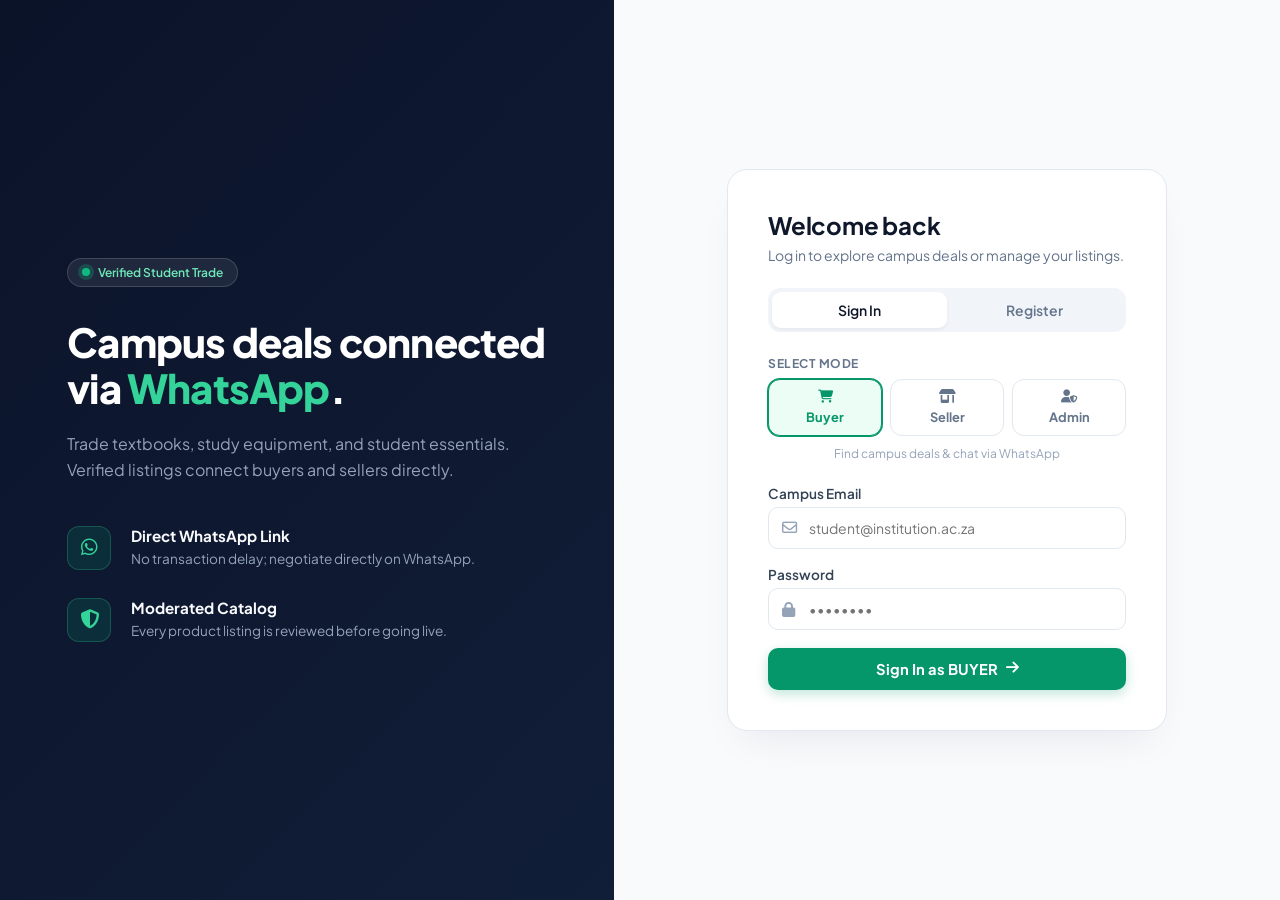
<file: src/main/resources/static/index.html>
<!DOCTYPE html>
<html lang="en">
<head>
    <meta charset="UTF-8">
    <meta name="viewport" content="width=device-width, initial-scale=1.0">
    <title>Campus Marketplace - Authentication</title>
    <link rel="stylesheet" href="https://cdnjs.cloudflare.com/ajax/libs/font-awesome/6.4.0/css/all.min.css">
    <link rel="preconnect" href="https://fonts.googleapis.com">
    <link rel="preconnect" href="https://fonts.gstatic.com" crossorigin>
    <link href="https://fonts.googleapis.com/css2?family=Plus+Jakarta+Sans:wght@400;500;600;700;800&display=swap" rel="stylesheet">
    <link rel="stylesheet" href="css/style.css">
</head>
<body>
<div class="auth-wrapper">
    <div class="brand-showcase">
        <div class="showcase-content">
            <div class="brand-tag">
                <span class="pulse-dot"></span> Verified Student Trade
            </div>
            <h1 class="hero-headline">
                Campus deals connected via <span class="highlight">WhatsApp</span>.
            </h1>
            <p class="hero-subtext">
                Trade textbooks, study equipment, and student essentials. Verified listings connect buyers and sellers directly.
            </p>
            <div class="perks-list">
                <div class="perk-item">
                    <div class="perk-icon"><i class="fa-brands fa-whatsapp"></i></div>
                    <div>
                        <h4>Direct WhatsApp Link</h4>
                        <p>No transaction delay; negotiate directly on WhatsApp.</p>
                    </div>
                </div>
                <div class="perk-item">
                    <div class="perk-icon"><i class="fa-solid fa-shield-halved"></i></div>
                    <div>
                        <h4>Moderated Catalog</h4>
                        <p>Every product listing is reviewed before going live.</p>
                    </div>
                </div>
            </div>
        </div>
    </div>

    <div class="form-container">
        <div class="form-card">
            <div class="header-group">
                <h2 id="formTitle">Welcome back</h2>
                <p id="formSubtitle">Log in to explore campus deals or manage your listings.</p>
            </div>

            <div class="tab-pill">
                <button type="button" id="tabLogin" class="tab-btn active" onclick="switchMode('login')">Sign In</button>
                <button type="button" id="tabRegister" class="tab-btn" onclick="switchMode('register')">Register</button>
            </div>

            <div class="role-selector-wrap">
                <label class="field-label-sm" id="roleLabel">Select Mode</label>
                <div class="role-cards">
                    <button type="button" class="role-btn active" data-role="buyer" onclick="selectRole('buyer')">
                        <i class="fa-solid fa-cart-shopping"></i>
                        <span class="role-title">Buyer</span>
                    </button>
                    <button type="button" class="role-btn" data-role="seller" onclick="selectRole('seller')">
                        <i class="fa-solid fa-shop"></i>
                        <span class="role-title">Seller</span>
                    </button>
                    <button type="button" class="role-btn" data-role="admin" onclick="selectRole('admin')">
                        <i class="fa-solid fa-user-shield"></i>
                        <span class="role-title">Admin</span>
                    </button>
                </div>
                <p id="roleDescription" class="role-tooltip">Find campus deals & chat via WhatsApp</p>
            </div>

            <form id="authForm" onsubmit="handleAuth(event)">
                <div class="field-group hidden" id="groupFullName">
                    <label>Full Name</label>
                    <div class="input-shell">
                        <i class="fa-regular fa-user"></i>
                        <input type="text" id="fullName" placeholder="e.g. Thabo Student">
                    </div>
                </div>

                <div class="field-group">
                    <label>Campus Email</label>
                    <div class="input-shell">
                        <i class="fa-regular fa-envelope"></i>
                        <input type="email" id="email" required placeholder="student@institution.ac.za">
                    </div>
                </div>

                <div class="field-group hidden" id="groupAdminKey">
                    <label>Admin Passcode</label>
                    <div class="input-shell">
                        <i class="fa-solid fa-key"></i>
                        <input type="password" id="adminSecretKey" placeholder="Enter administrator passcode">
                    </div>
                </div>

                <div class="field-group">
                    <label>Password</label>
                    <div class="input-shell">
                        <i class="fa-solid fa-lock"></i>
                        <input type="password" id="password" required placeholder="••••••••">
                    </div>
                </div>

                <div class="field-group hidden" id="groupConfirmPassword">
                    <label>Confirm Password</label>
                    <div class="input-shell">
                        <i class="fa-solid fa-lock"></i>
                        <input type="password" id="confirmPassword" placeholder="••••••••">
                    </div>
                </div>

                <button type="submit" id="submitBtn" class="primary-btn">
                    <span id="submitText">Sign In as BUYER</span>
                    <i class="fa-solid fa-arrow-right"></i>
                </button>
            </form>

            <div id="authAlert" class="alert-box hidden"></div>
        </div>
    </div>
</div>

<script src="js/auth.js"></script>
</body>
</html>
</file>
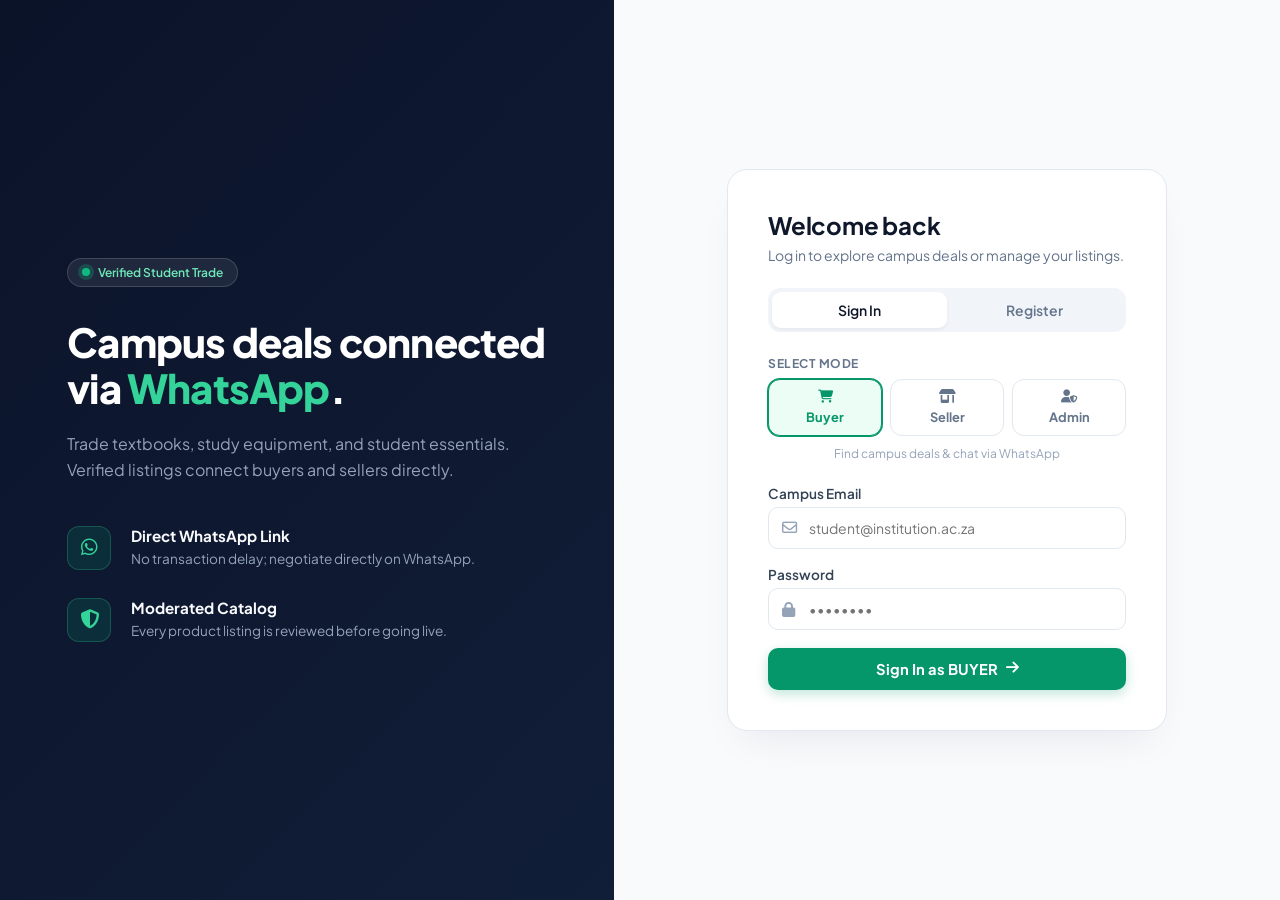
<file: src/main/resources/static/admin.html>
<!DOCTYPE html>
<html lang="en">
<head>
    <meta charset="UTF-8">
    <meta name="viewport" content="width=device-width, initial-scale=1.0">
    <title>Campus Marketplace - Admin Portal</title>
    <link rel="stylesheet" href="https://cdnjs.cloudflare.com/ajax/libs/font-awesome/6.4.0/css/all.min.css">
    <link href="https://fonts.googleapis.com/css2?family=Plus+Jakarta+Sans:wght@400;500;600;700;800&display=swap" rel="stylesheet">
    <link rel="stylesheet" href="css/style.css">
    <style>
        .navbar { background: #fff; border-bottom: 1px solid var(--slate-200); padding: 1rem 2rem; display: flex; justify-content: space-between; align-items: center; }
        .nav-brand { font-size: 1.3rem; font-weight: 800; }
        .nav-brand span { color: var(--primary); }
        .admin-container { max-width: 1000px; margin: 2rem auto; padding: 0 1.5rem; }
        .pending-row { background: #fff; border: 1px solid var(--slate-200); border-radius: 12px; padding: 1.25rem; display: flex; align-items: center; justify-content: space-between; margin-bottom: 1rem; gap: 1rem; }
        .btn-approve { background: var(--primary); color: #fff; border: none; padding: 8px 14px; border-radius: 8px; cursor: pointer; font-weight: 600; }
        .btn-reject { background: var(--danger); color: #fff; border: none; padding: 8px 14px; border-radius: 8px; cursor: pointer; font-weight: 600; }
        .btn-outline { border: 1px solid var(--slate-200); padding: 8px 14px; border-radius: 8px; background: transparent; cursor: pointer; font-weight: 600; }
    </style>
</head>
<body>
<nav class="navbar">
    <div class="nav-brand">Campus<span>Market</span> <span style="font-size: 0.8rem; color: #9333ea; font-weight: 700;">| Administrator</span></div>
    <button onclick="logout()" class="btn-outline">Log Out</button>
</nav>

<main class="admin-container">
    <h2>Moderate Campus Submissions</h2>
    <p style="color: var(--slate-500); font-size: 0.9rem; margin-bottom: 2rem;">Approve or reject student listings before they appear in public search.</p>

    <div id="pendingListings">Loading submissions...</div>
</main>

<script>
    const token = localStorage.getItem("token");
    const loginAs = localStorage.getItem("loginAs");

    if (!token || loginAs !== "ADMIN") {
      alert("Administrator credentials required.");
      window.location.href = "index.html";
    }

    async function loadPending() {
      const container = document.getElementById("pendingListings");
      try {
        const res = await fetch("http://localhost:8080/api/listings/pending", {
          headers: { "Authorization": `Bearer ${token}` }
        });
        const items = await res.json();
        container.innerHTML = "";

        if (items.length === 0) {
          container.innerHTML = `<p style="color: var(--slate-400);">No listings awaiting moderation.</p>`;
          return;
        }

        items.forEach(item => {
          const row = document.createElement("div");
          row.className = "pending-row";
          row.innerHTML = `
            <div>
              <div style="font-weight: 700; font-size: 1rem;">${item.title} — R${item.price}</div>
              <div style="font-size: 0.85rem; color: var(--slate-500);">${item.description || 'No description'}</div>
              <div style="font-size: 0.75rem; color: var(--slate-400); margin-top: 4px;">Seller: ${item.seller?.fullName || 'Student'} (${item.seller?.email}) • WhatsApp: ${item.contactInfo}</div>
            </div>
            <div style="display: flex; gap: 8px;">
              <button class="btn-approve" onclick="reviewListing(${item.id}, 'approve')">Approve</button>
              <button class="btn-reject" onclick="reviewListing(${item.id}, 'reject')">Reject</button>
            </div>
          `;
          container.appendChild(row);
        });
      } catch (err) {
        container.textContent = "Failed to load pending queue.";
      }
    }

    async function reviewListing(id, action) {
      try {
        const res = await fetch(`http://localhost:8080/api/listings/${id}/${action}`, {
          method: "PUT",
          headers: { "Authorization": `Bearer ${token}` }
        });
        if (!res.ok) throw new Error(`Action failed`);
        loadPending();
      } catch (err) {
        alert(err.message);
      }
    }

    function logout() {
      localStorage.clear();
      window.location.href = "index.html";
    }

    loadPending();
</script>
</body>
</html>
</file>
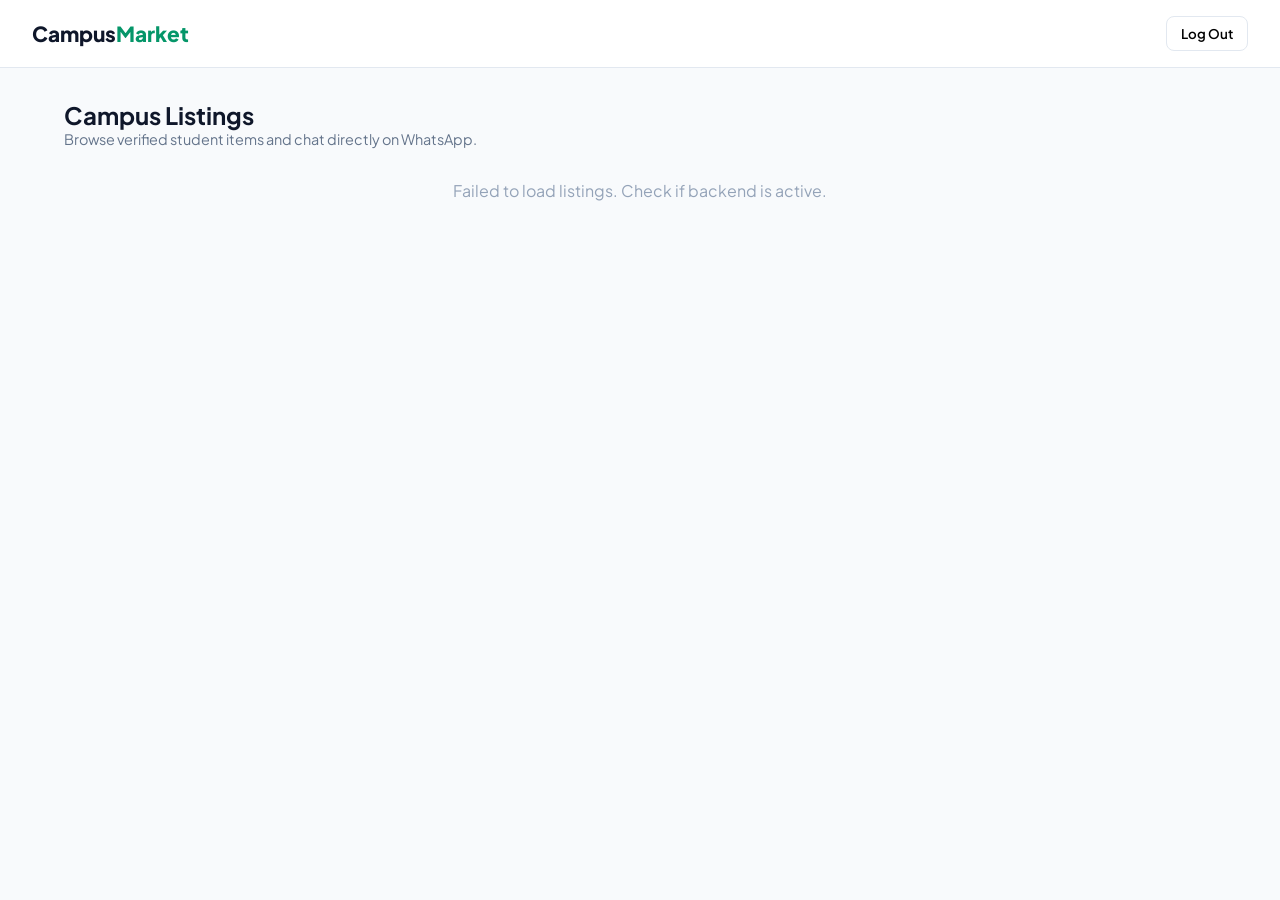
<file: src/main/resources/static/marketplace.html>
<!DOCTYPE html>
<html lang="en">
<head>
    <meta charset="UTF-8">
    <meta name="viewport" content="width=device-width, initial-scale=1.0">
    <title>Campus Marketplace - Browse</title>
    <link rel="stylesheet" href="https://cdnjs.cloudflare.com/ajax/libs/font-awesome/6.4.0/css/all.min.css">
    <link href="https://fonts.googleapis.com/css2?family=Plus+Jakarta+Sans:wght@400;500;600;700;800&display=swap" rel="stylesheet">
    <link rel="stylesheet" href="css/style.css">
    <style>
        .navbar { background: #fff; border-bottom: 1px solid var(--slate-200); padding: 1rem 2rem; display: flex; justify-content: space-between; align-items: center; }
        .nav-brand { font-size: 1.3rem; font-weight: 800; }
        .nav-brand span { color: var(--primary); }
        .nav-actions { display: flex; align-items: center; gap: 1rem; }
        .catalog-container { max-width: 1200px; margin: 2rem auto; padding: 0 1.5rem; }
        .catalog-header { margin-bottom: 2rem; }
        .grid-feed { display: grid; grid-template-columns: repeat(auto-fill, minmax(280px, 1fr)); gap: 1.5rem; }
        .product-card { background: #fff; border: 1px solid var(--slate-200); border-radius: 16px; overflow: hidden; display: flex; flex-direction: column; transition: transform 0.2s, box-shadow 0.2s; }
        .product-card:hover { transform: translateY(-4px); box-shadow: 0 12px 20px -5px rgba(0,0,0,0.08); }
        .card-img-box { width: 100%; height: 180px; background: var(--slate-100); display: flex; align-items: center; justify-content: center; }
        .card-img-box img { width: 100%; height: 100%; object-fit: cover; }
        .card-body { padding: 1.25rem; flex: 1; display: flex; flex-direction: column; }
        .badge-loc { font-size: 0.75rem; color: var(--slate-500); display: inline-flex; align-items: center; gap: 4px; margin-bottom: 0.5rem; }
        .product-title { font-size: 1.1rem; font-weight: 700; margin-bottom: 0.35rem; }
        .product-desc { font-size: 0.85rem; color: var(--slate-500); margin-bottom: 1rem; flex: 1; }
        .price-tag { font-size: 1.25rem; font-weight: 800; color: var(--slate-900); margin-bottom: 1rem; }
        .btn-wa { background: #25d366; color: #fff; padding: 10px; border-radius: 10px; text-decoration: none; font-weight: 700; font-size: 0.9rem; display: flex; align-items: center; justify-content: center; gap: 8px; transition: background 0.2s; }
        .btn-wa:hover { background: #1eb956; }
        .btn-outline { border: 1px solid var(--slate-200); padding: 8px 14px; border-radius: 8px; background: transparent; cursor: pointer; font-weight: 600; }
    </style>
</head>
<body>
<nav class="navbar">
    <div class="nav-brand">Campus<span>Market</span></div>
    <div class="nav-actions">
        <span id="userGreeting" style="font-size: 0.9rem; font-weight: 600;"></span>
        <button onclick="logout()" class="btn-outline">Log Out</button>
    </div>
</nav>

<main class="catalog-container">
    <div class="catalog-header">
        <h2>Campus Listings</h2>
        <p style="color: var(--slate-500); font-size: 0.9rem;">Browse verified student items and chat directly on WhatsApp.</p>
    </div>

    <div id="loading" style="text-align: center; color: var(--slate-400);">Loading listings...</div>
    <div id="gridFeed" class="grid-feed"></div>
</main>

<script>
    const user = JSON.parse(localStorage.getItem("user") || "{}");
    document.getElementById("userGreeting").textContent = user.fullName ? `Hi, ${user.fullName}` : "";

    async function loadListings() {
      try {
        const res = await fetch("http://localhost:8080/api/listings");
        const listings = await res.json();

        document.getElementById("loading").style.display = "none";
        const grid = document.getElementById("gridFeed");
        grid.innerHTML = "";

        if (listings.length === 0) {
          grid.innerHTML = `<p style="color: var(--slate-400); grid-column: 1/-1;">No approved listings available right now.</p>`;
          return;
        }

        listings.forEach(item => {
          const cleanPhone = (item.contactInfo || "").replace(/[^0-9]/g, "");
          const waMsg = encodeURIComponent(`Hi ${item.seller?.fullName || 'Seller'}, I am interested in your "${item.title}" listed for R${item.price} on CampusMarket.`);
          const waLink = `https://wa.me/${cleanPhone}?text=${waMsg}`;
          const imgUrl = item.imageUrls && item.imageUrls.length > 0 ? item.imageUrls[0] : "";

          const card = document.createElement("div");
          card.className = "product-card";
          card.innerHTML = `
            <div class="card-img-box">
              ${imgUrl ? `<img src="${imgUrl}" alt="${item.title}">` : `<i class="fa-solid fa-image" style="font-size: 2rem; color: #cbd5e1;"></i>`}
            </div>
            <div class="card-body">
              <span class="badge-loc"><i class="fa-solid fa-location-dot"></i> ${item.location || 'Campus'}</span>
              <h3 class="product-title">${item.title}</h3>
              <p class="product-desc">${item.description || 'No description provided.'}</p>
              <div class="price-tag">R ${item.price}</div>
              <a href="${waLink}" target="_blank" class="btn-wa">
                <i class="fa-brands fa-whatsapp"></i> Chat with Seller
              </a>
            </div>
          `;
          grid.appendChild(card);
        });
      } catch (err) {
        document.getElementById("loading").textContent = "Failed to load listings. Check if backend is active.";
      }
    }

    function logout() {
      localStorage.clear();
      window.location.href = "index.html";
    }

    loadListings();
</script>
</body>
</html>
</file>
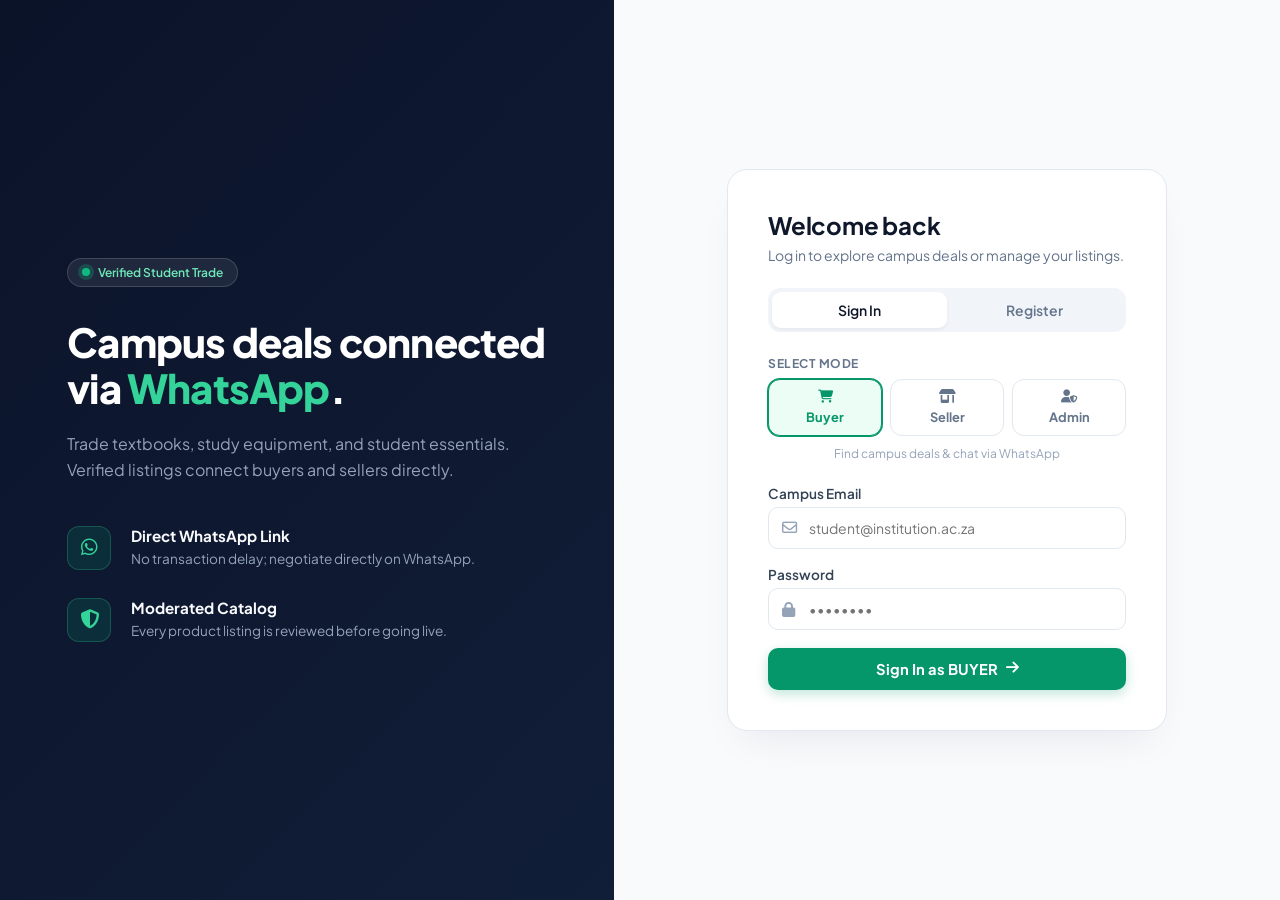
<file: src/main/resources/static/seller.html>
<!DOCTYPE html>
<html lang="en">
<head>
    <meta charset="UTF-8">
    <meta name="viewport" content="width=device-width, initial-scale=1.0">
    <title>Campus Marketplace - Seller Studio</title>
    <link rel="stylesheet" href="https://cdnjs.cloudflare.com/ajax/libs/font-awesome/6.4.0/css/all.min.css">
    <link href="https://fonts.googleapis.com/css2?family=Plus+Jakarta+Sans:wght@400;500;600;700;800&display=swap" rel="stylesheet">
    <link rel="stylesheet" href="css/style.css">
    <style>
        .navbar { background: #fff; border-bottom: 1px solid var(--slate-200); padding: 1rem 2rem; display: flex; justify-content: space-between; align-items: center; }
        .nav-brand { font-size: 1.3rem; font-weight: 800; }
        .nav-brand span { color: var(--primary); }
        .dashboard-layout { max-width: 1100px; margin: 2rem auto; padding: 0 1.5rem; display: grid; grid-template-columns: 380px 1fr; gap: 2rem; }
        .listing-form-card { background: #fff; border: 1px solid var(--slate-200); border-radius: 16px; padding: 1.5rem; }
        .btn-outline { border: 1px solid var(--slate-200); padding: 8px 14px; border-radius: 8px; background: transparent; cursor: pointer; font-weight: 600; }
        .status-badge { font-size: 0.75rem; font-weight: 700; padding: 4px 8px; border-radius: 6px; }
        .status-PENDING { background: #fef3c7; color: #92400e; }
        .status-APPROVED { background: #d1fae5; color: #065f46; }
        .status-REJECTED { background: #fee2e2; color: #991b1b; }
        .item-row { background: #fff; border: 1px solid var(--slate-200); border-radius: 12px; padding: 1rem; display: flex; justify-content: space-between; align-items: center; margin-bottom: 0.75rem; }
    </style>
</head>
<body>
<nav class="navbar">
    <div class="nav-brand">Campus<span>Market</span> <span style="font-size: 0.8rem; color: var(--slate-500); font-weight: 600;">| Seller Studio</span></div>
    <div>
        <a href="marketplace.html" class="btn-outline" style="text-decoration: none; margin-right: 8px;">View Marketplace</a>
        <button onclick="logout()" class="btn-outline">Log Out</button>
    </div>
</nav>

<div class="dashboard-layout">
    <!-- Left: Add New Listing -->
    <div class="listing-form-card">
        <h3 style="margin-bottom: 0.25rem;">Create a Listing</h3>
        <p style="font-size: 0.8rem; color: var(--slate-500); margin-bottom: 1.25rem;">Direct buyers to your WhatsApp number.</p>

        <form id="createListingForm" onsubmit="handleCreateListing(event)">
            <div class="field-group">
                <label>Product Title</label>
                <div class="input-shell"><input type="text" id="title" required placeholder="e.g. Calculus 3rd Edition"></div>
            </div>

            <div class="field-group">
                <label>Price (ZAR)</label>
                <div class="input-shell"><input type="number" id="price" required step="0.01" placeholder="e.g. 250"></div>
            </div>

            <div class="field-group">
                <label>Campus Location</label>
                <div class="input-shell"><input type="text" id="location" required placeholder="e.g. District Six / Bellville"></div>
            </div>

            <div class="field-group">
                <label>WhatsApp Contact Number</label>
                <div class="input-shell"><input type="tel" id="contactInfo" required placeholder="e.g. 0821234567"></div>
            </div>

            <div class="field-group">
                <label>Description</label>
                <div class="input-shell"><textarea id="description" rows="3" style="width: 100%; border: 1.5px solid var(--slate-200); border-radius: 10px; padding: 10px; font-family: inherit; outline: none;"></textarea></div>
            </div>

            <div class="field-group">
                <label>Product Image</label>
                <input type="file" id="imageFile" accept="image/*">
            </div>

            <button type="submit" id="saveBtn" class="primary-btn">Submit for Review</button>
        </form>
    </div>

    <!-- Right: Manage My Listings -->
    <div>
        <h3 style="margin-bottom: 0.25rem;">My Listed Products</h3>
        <p style="font-size: 0.8rem; color: var(--slate-500); margin-bottom: 1.25rem;">Listings stay PENDING until approved by an admin.</p>
        <div id="sellerListings">Loading your items...</div>
    </div>
</div>

<script>
    const token = localStorage.getItem("token");
    const user = JSON.parse(localStorage.getItem("user") || "{}");
    const loginAs = localStorage.getItem("loginAs");

    if (!token || loginAs !== "SELLER") {
      alert("Seller access required. Please log in as a seller.");
      window.location.href = "index.html";
    }

    async function loadMyListings() {
      const container = document.getElementById("sellerListings");
      try {
        const res = await fetch(`http://localhost:8080/api/listings/seller/${user.id}`, {
          headers: { "Authorization": `Bearer ${token}` }
        });
        const items = await res.json();
        container.innerHTML = "";

        if (items.length === 0) {
          container.innerHTML = `<p style="color: var(--slate-400); font-size: 0.9rem;">You haven't listed any products yet.</p>`;
          return;
        }

        items.forEach(item => {
          const row = document.createElement("div");
          row.className = "item-row";
          row.innerHTML = `
            <div>
              <div style="font-weight: 700; font-size: 0.95rem;">${item.title}</div>
              <div style="color: var(--slate-500); font-size: 0.8rem;">R${item.price} • ${item.location}</div>
            </div>
            <span class="status-badge status-${item.status}">${item.status}</span>
          `;
          container.appendChild(row);
        });
      } catch (err) {
        container.textContent = "Failed to load seller listings.";
      }
    }

    async function handleCreateListing(e) {
      e.preventDefault();
      const saveBtn = document.getElementById("saveBtn");
      saveBtn.disabled = true;
      saveBtn.textContent = "Uploading...";

      try {
        let uploadedImageUrls = [];
        const fileInput = document.getElementById("imageFile");

        if (fileInput.files.length > 0) {
          const formData = new FormData();
          formData.append("file", fileInput.files[0]);

          const uploadRes = await fetch("http://localhost:8080/api/upload", {
            method: "POST",
            body: formData
          });
          if (!uploadRes.ok) throw new Error("Image upload failed");
          const imgUrl = await uploadRes.text();
          uploadedImageUrls.push(imgUrl);
        }

        const payload = {
          title: document.getElementById("title").value,
          description: document.getElementById("description").value,
          price: parseFloat(document.getElementById("price").value),
          location: document.getElementById("location").value,
          contactInfo: document.getElementById("contactInfo").value,
          imageUrls: uploadedImageUrls
        };

        const res = await fetch("http://localhost:8080/api/listings", {
          method: "POST",
          headers: {
            "Content-Type": "application/json",
            "Authorization": `Bearer ${token}`
          },
          body: JSON.stringify(payload)
        });

        if (!res.ok) throw new Error("Could not save listing");

        alert("Listing submitted! It is now pending admin review.");
        document.getElementById("createListingForm").reset();
        loadMyListings();
      } catch (err) {
        alert(err.message);
      } finally {
        saveBtn.disabled = false;
        saveBtn.textContent = "Submit for Review";
      }
    }

    function logout() {
      localStorage.clear();
      window.location.href = "index.html";
    }

    loadMyListings();
</script>
</body>
</html>
</file>
<file: src/main/resources/static/css/style.css>
:root {
  --primary: #059669;
  --primary-hover: #047857;
  --primary-light: #ecfdf5;
  --primary-border: #a7f3d0;

  --dark-bg: #0b1329;
  --dark-surface: #111e38;
  --slate-900: #0f172a;
  --slate-700: #334155;
  --slate-500: #64748b;
  --slate-400: #94a3b8;
  --slate-200: #e2e8f0;
  --slate-100: #f1f5f9;
  --white: #ffffff;

  --danger: #ef4444;
  --danger-light: #fef2f2;
  --danger-border: #fca5a5;

  --shadow-card: 0 20px 40px -15px rgba(11, 19, 41, 0.08);
}

* {
  box-sizing: border-box;
  margin: 0;
  padding: 0;
  font-family: 'Plus Jakarta Sans', -apple-system, BlinkMacSystemFont, sans-serif;
}

body {
  background-color: #f8fafc;
  color: var(--slate-900);
}

.auth-wrapper {
  display: flex;
  min-height: 100vh;
  width: 100%;
}

.brand-showcase {
  display: none;
  width: 48%;
  background: linear-gradient(135deg, var(--dark-bg) 0%, var(--dark-surface) 100%);
  color: var(--white);
  padding: 4.5rem 4rem;
  justify-content: center;
  align-items: center;
  position: relative;
  overflow: hidden;
}

@media (min-width: 1024px) {
  .brand-showcase {
    display: flex;
  }
}

.showcase-content {
  position: relative;
  z-index: 2;
  max-width: 480px;
}

.brand-tag {
  display: inline-flex;
  align-items: center;
  gap: 8px;
  padding: 6px 14px;
  background-color: rgba(255, 255, 255, 0.08);
  border: 1px solid rgba(255, 255, 255, 0.15);
  border-radius: 9999px;
  font-size: 0.75rem;
  font-weight: 600;
  color: #6ee7b7;
  margin-bottom: 2rem;
}

.pulse-dot {
  width: 8px;
  height: 8px;
  background-color: #10b981;
  border-radius: 50%;
  box-shadow: 0 0 0 4px rgba(16, 185, 129, 0.25);
}

.hero-headline {
  font-size: 2.5rem;
  font-weight: 800;
  line-height: 1.15;
  margin-bottom: 1.25rem;
  letter-spacing: -0.02em;
}

.hero-headline .highlight {
  color: #34d399;
}

.hero-subtext {
  font-size: 1rem;
  line-height: 1.6;
  color: var(--slate-400);
  margin-bottom: 2.75rem;
}

.perks-list {
  display: flex;
  flex-direction: column;
  gap: 1.75rem;
}

.perk-item {
  display: flex;
  gap: 1.25rem;
  align-items: flex-start;
}

.perk-icon {
  width: 44px;
  height: 44px;
  border-radius: 12px;
  background-color: rgba(5, 150, 105, 0.18);
  border: 1px solid rgba(52, 211, 153, 0.25);
  display: flex;
  align-items: center;
  justify-content: center;
  color: #34d399;
  font-size: 1.2rem;
  flex-shrink: 0;
}

.perk-item h4 {
  font-size: 0.95rem;
  font-weight: 700;
  color: #f8fafc;
  margin-bottom: 0.25rem;
}

.perk-item p {
  font-size: 0.85rem;
  color: var(--slate-400);
  line-height: 1.5;
}

.form-container {
  flex: 1;
  display: flex;
  align-items: center;
  justify-content: center;
  padding: 2.5rem 1.5rem;
}

.form-card {
  width: 100%;
  max-width: 440px;
  background: var(--white);
  padding: 2.5rem;
  border-radius: 20px;
  box-shadow: var(--shadow-card);
  border: 1px solid var(--slate-200);
}

.header-group h2 {
  font-size: 1.5rem;
  font-weight: 700;
  letter-spacing: -0.01em;
}

.header-group p {
  font-size: 0.875rem;
  color: var(--slate-500);
  margin-top: 0.35rem;
  margin-bottom: 1.5rem;
}

.tab-pill {
  display: grid;
  grid-template-columns: 1fr 1fr;
  background-color: var(--slate-100);
  padding: 4px;
  border-radius: 12px;
  margin-bottom: 1.5rem;
}

.tab-btn {
  border: none;
  background: transparent;
  padding: 9px 0;
  font-size: 0.875rem;
  font-weight: 600;
  color: var(--slate-500);
  border-radius: 9px;
  cursor: pointer;
  transition: all 0.2s;
}

.tab-btn.active {
  background-color: var(--white);
  color: var(--slate-900);
  box-shadow: 0 2px 4px rgba(0, 0, 0, 0.05);
}

.role-selector-wrap {
  margin-bottom: 1.5rem;
}

.field-label-sm {
  display: block;
  font-size: 0.75rem;
  font-weight: 700;
  text-transform: uppercase;
  letter-spacing: 0.04em;
  color: var(--slate-500);
  margin-bottom: 0.5rem;
}

.role-cards {
  display: grid;
  grid-template-columns: repeat(3, 1fr);
  gap: 8px;
}

.role-btn {
  background-color: var(--white);
  border: 1.5px solid var(--slate-200);
  border-radius: 12px;
  padding: 10px 4px;
  display: flex;
  flex-direction: column;
  align-items: center;
  gap: 6px;
  cursor: pointer;
  color: var(--slate-500);
  transition: all 0.2s;
}

.role-btn.active {
  border-color: var(--primary);
  background-color: var(--primary-light);
  color: var(--primary);
  box-shadow: 0 0 0 1px var(--primary);
}

.role-title {
  font-size: 0.8rem;
  font-weight: 700;
}

.role-tooltip {
  font-size: 0.75rem;
  color: var(--slate-400);
  text-align: center;
  margin-top: 0.6rem;
}

.field-group {
  display: flex;
  flex-direction: column;
  gap: 5px;
  margin-bottom: 1.1rem;
}

.field-group label {
  font-size: 0.85rem;
  font-weight: 600;
  color: var(--slate-700);
}

.input-shell {
  position: relative;
  display: flex;
  align-items: center;
}

.input-shell i {
  position: absolute;
  left: 14px;
  color: var(--slate-400);
  font-size: 0.95rem;
}

.input-shell input {
  width: 100%;
  padding: 11px 14px 11px 40px;
  border: 1.5px solid var(--slate-200);
  border-radius: 10px;
  font-size: 0.875rem;
  color: var(--slate-900);
  outline: none;
  transition: all 0.2s;
}

.input-shell input:focus {
  border-color: var(--primary);
  box-shadow: 0 0 0 3px rgba(5, 150, 105, 0.15);
}

.primary-btn {
  width: 100%;
  margin-top: 0.5rem;
  padding: 12px 16px;
  background-color: var(--primary);
  color: var(--white);
  border: none;
  border-radius: 10px;
  font-size: 0.92rem;
  font-weight: 700;
  display: flex;
  align-items: center;
  justify-content: center;
  gap: 8px;
  cursor: pointer;
  box-shadow: 0 4px 12px rgba(5, 150, 105, 0.25);
  transition: all 0.2s;
}

.primary-btn:hover {
  background-color: var(--primary-hover);
}

.alert-box {
  margin-top: 1rem;
  padding: 10px 14px;
  border-radius: 8px;
  font-size: 0.85rem;
}

.alert-box.error {
  background-color: var(--danger-light);
  color: var(--danger);
  border: 1px solid var(--danger-border);
}

.alert-box.success {
  background-color: var(--primary-light);
  color: var(--primary);
  border: 1px solid var(--primary-border);
}

.hidden {
  display: none !important;
}
</file>
